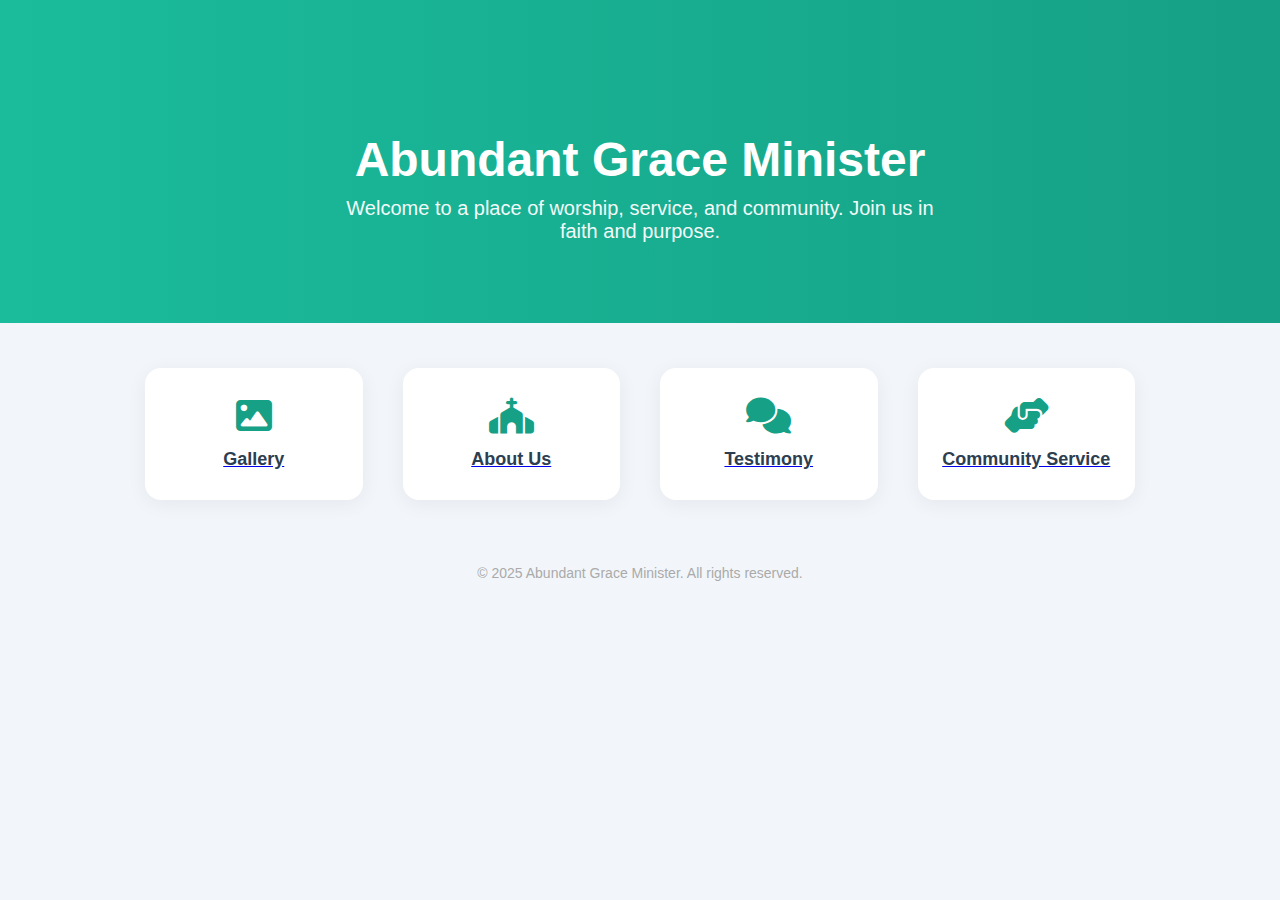
<file: index.html>
<!DOCTYPE html>
<html lang="en">
<head>
  <meta charset="UTF-8" />
  <meta name="viewport" content="width=device-width, initial-scale=1.0"/>
  <title>Abundant Grace Minister</title>
  <link rel="stylesheet" href="style.css" />
  <link rel="stylesheet" href="https://cdnjs.cloudflare.com/ajax/libs/font-awesome/6.5.0/css/all.min.css" />
  <style>
    body {
      margin: 0;
      font-family: 'Segoe UI', sans-serif;
      background: #f2f6fa;
    }

    .hero {
      background: linear-gradient(to right, #1abc9c, #16a085);
      color: white;
      padding: 100px 20px 80px;
      text-align: center;
    }

    .hero h1 {
      font-size: 48px;
      margin-bottom: 10px;
      font-weight: 800;
    }

    .hero p {
      font-size: 20px;
      opacity: 0.95;
      max-width: 600px;
      margin: 0 auto;
    }

    .tiles {
      max-width: 1000px;
      margin: 40px auto;
      display: grid;
      grid-template-columns: repeat(auto-fit, minmax(180px, 1fr));
      gap: 30px;
      padding: 0 20px;
      
    }

    .tile {
      background: white;
      border-radius: 16px;
      box-shadow: 0 4px 20px rgba(0,0,0,0.06);

      justify-content: center;
      padding: 30px 20px;
      transition: 0.3s ease;
      cursor: pointer;
      flex-grow: 1;
    }

    .tile:hover {
      transform: translateY(-5px);
      box-shadow: 0 6px 25px rgba(0,0,0,0.1);
    }

    .tile i {
      font-size: 36px;
      color: #16a085;
      margin-bottom: 15px;
    }

    .tile h3 {
      font-size: 18px;
      color: #2c3e50;
      margin: 0;
    }

    .footer {
      text-align: center;
      font-size: 14px;
      color: #aaa;
      padding: 20px;
      margin-top: 40px;
    }
  </style>
</head>
<body>

  <!-- <div id="navWrapper"></div> -->

  <section class="hero">
    <h1>Abundant Grace Minister</h1>
    <p>Welcome to a place of worship, service, and community. Join us in faith and purpose.</p>
  </section>

  <section class="tiles">
    <div class="tile"><a  href="gallery.html">
      <i class="fas fa-image"></i>
      <h3>Gallery</h3>
    </a></div>
    <div class="tile"><a  href="about.html">
      <i class="fas fa-church"></i>
      <h3>About Us</h3>
    </a></div>
    <div class="tile"><a  href="testimony.html">
      <i class="fas fa-comments"></i>
      <h3>Testimony</h3>
    </a></div>
    <div class="tile"><a  href="community.html">
      <i class="fas fa-hands-helping"></i>
      <h3>Community Service</h3>
    </a></div>
  </section>

  <div class="footer">
    &copy; 2025 Abundant Grace Minister. All rights reserved.
  </div>

  <script>
    // fetch("navbar.html")
    //   .then(res => res.text())
    //   .then(data => {
    //     document.getElementById("navWrapper").innerHTML = data;

    //     const topBar = document.getElementById("topBar");
    //     const progressBar = document.getElementById("progressBar");

    //     topBar.addEventListener("scroll", () => {
    //       const scrollLeft = topBar.scrollLeft;
    //       const maxScrollLeft = topBar.scrollWidth - topBar.clientWidth;
    //       const scrollPercent = (scrollLeft / maxScrollLeft) * 100;
    //       progressBar.style.width = scrollPercent + "%";
    //     });
    //   });
  </script>

</body>
</html>
</file>
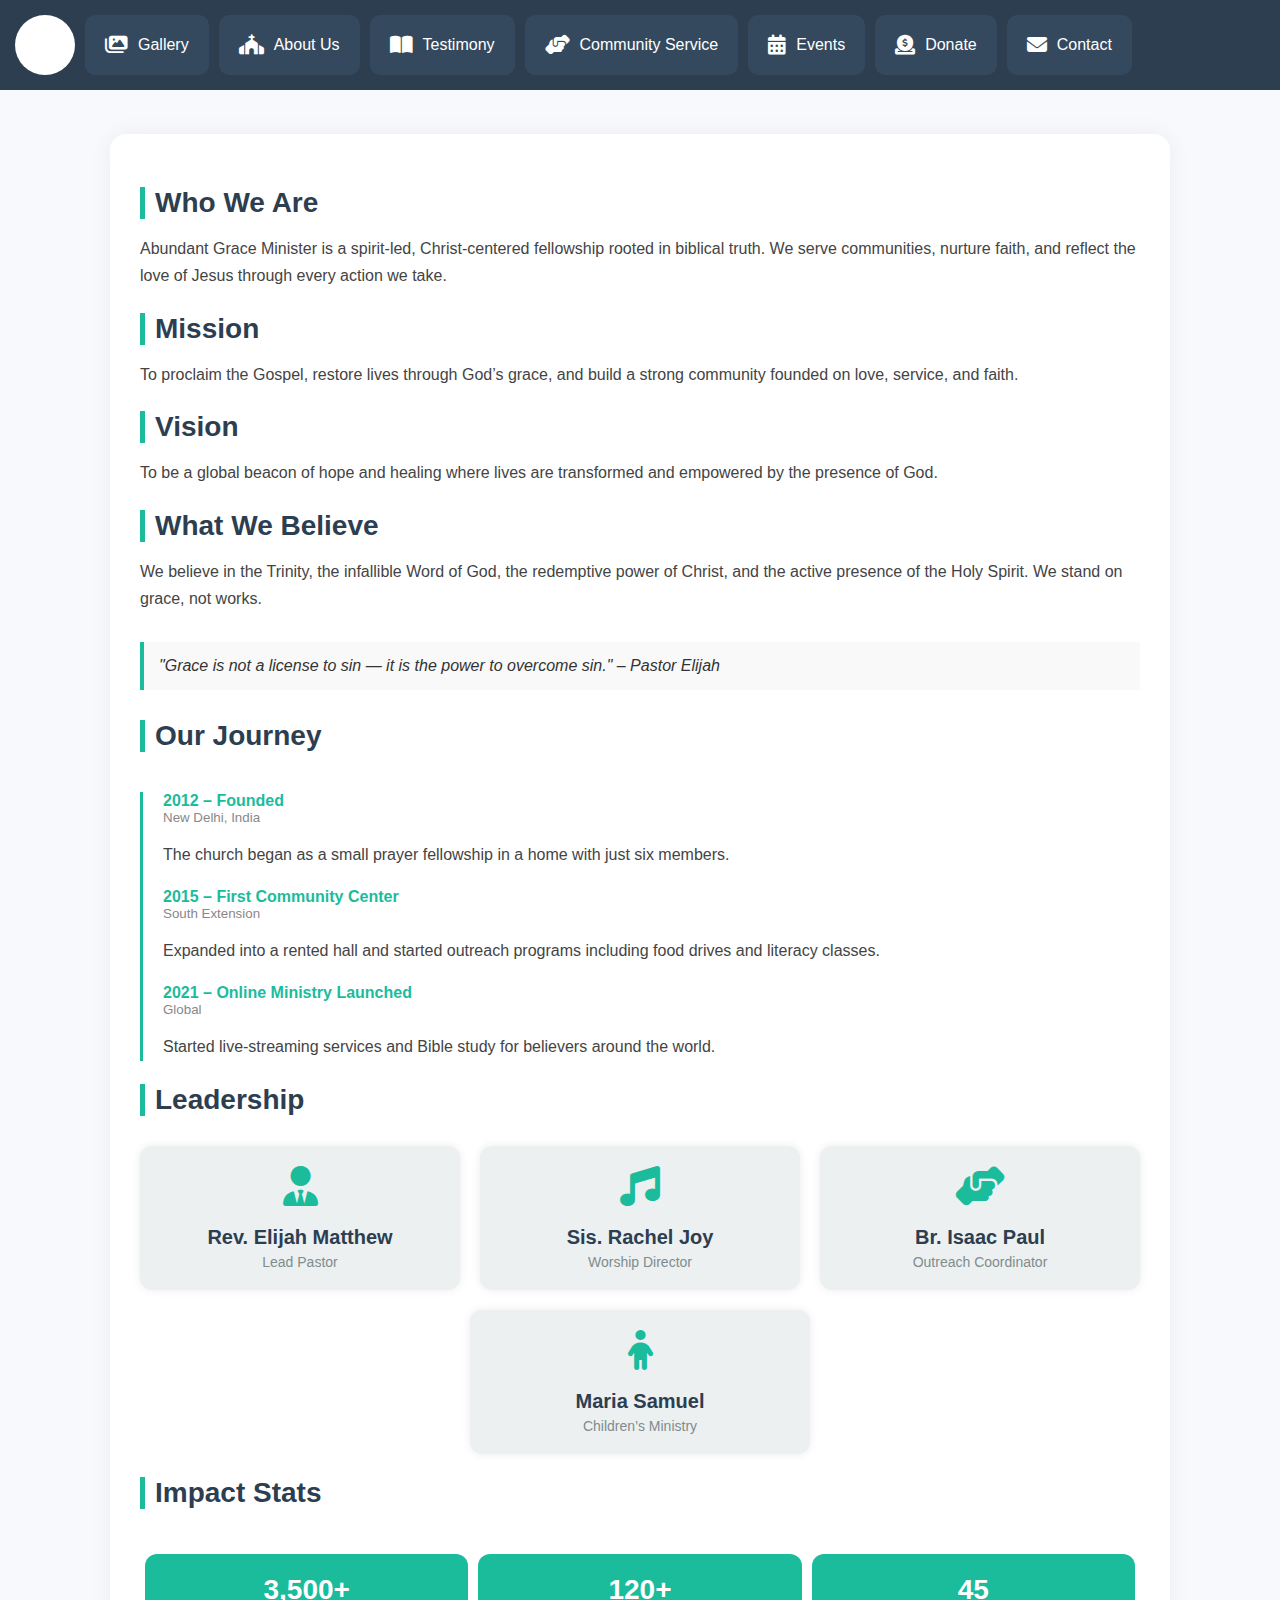
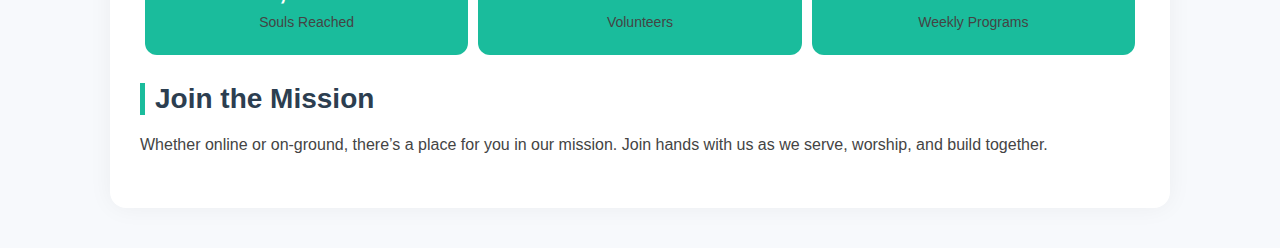
<file: about.html>
<!DOCTYPE html>
<html lang="en">
<head>
  <meta charset="UTF-8" />
  <meta name="viewport" content="width=device-width, initial-scale=1.0"/>
  <title>About Us | Abundant Grace Minister</title>
  <link rel="stylesheet" href="style.css" />
  <link rel="stylesheet" href="https://cdnjs.cloudflare.com/ajax/libs/font-awesome/6.5.0/css/all.min.css" />
  <style>
    body {
      background-color: #f7f9fc;
    }

    .about-section {
      max-width: 1000px;
      margin: 40px auto;
      padding: 30px;
      background: #fff;
      border-radius: 16px;
      box-shadow: 0 0 25px rgba(0, 0, 0, 0.05);
      animation: fadeIn 1s ease;
    }

    .about-section h2 {
      color: #2c3e50;
      font-size: 28px;
      margin-bottom: 10px;
      border-left: 5px solid #1abc9c;
      padding-left: 10px;
    }

    .about-section p {
      font-size: 16px;
      line-height: 1.7;
      color: #444;
      margin-bottom: 20px;
    }

    .team {
      display: flex;
      flex-wrap: wrap;
      gap: 20px;
      justify-content: center;
      margin-top: 30px;
    }

    .card {
      background: #ecf0f1;
      border-radius: 12px;
      padding: 20px;
      flex: 1 1 250px;
      max-width: 300px;
      box-shadow: 0 0 10px rgba(0, 0, 0, 0.08);
      text-align: center;
      transition: transform 0.3s ease;
    }

    .card:hover {
      transform: translateY(-5px);
    }

    .card i {
      font-size: 40px;
      color: #1abc9c;
      margin-bottom: 10px;
    }

    .card h3 {
      margin: 10px 0 5px;
      font-size: 20px;
      color: #2c3e50;
    }

    .card span {
      display: block;
      color: #7f8c8d;
      font-size: 14px;
    }

    .timeline {
      margin-top: 40px;
      border-left: 3px solid #1abc9c;
      padding-left: 20px;
    }

    .event {
      margin-bottom: 20px;
    }

    .event h4 {
      margin: 0;
      color: #1abc9c;
    }

    .event small {
      display: block;
      margin-bottom: 5px;
      color: #888;
    }

    .quote {
      font-style: italic;
      background: #f9f9f9;
      border-left: 4px solid #1abc9c;
      padding: 15px;
      margin: 30px 0;
      color: #333;
    }

    .stats {
      display: flex;
      justify-content: space-around;
      margin-top: 40px;
      text-align: center;
    }

    .stats .stat {
      background: #1abc9c;
      color: white;
      padding: 20px;
      border-radius: 12px;
      flex: 1;
      margin: 5px;
    }

    .stat h3 {
      font-size: 28px;
      margin: 0;
    }

    .stat p {
      margin: 5px 0 0;
      font-size: 14px;
    }

    @keyframes fadeIn {
      from { opacity: 0; transform: translateY(20px); }
      to { opacity: 1; transform: translateY(0); }
    }
  </style>
</head>
<body>

  <div id="navWrapper"></div>

  <div class="about-section">
    <h2>Who We Are</h2>
    <p>
      Abundant Grace Minister is a spirit-led, Christ-centered fellowship rooted in biblical truth. We serve communities, nurture faith, and reflect the love of Jesus through every action we take.
    </p>

    <h2>Mission</h2>
    <p>
      To proclaim the Gospel, restore lives through God’s grace, and build a strong community founded on love, service, and faith.
    </p>

    <h2>Vision</h2>
    <p>
      To be a global beacon of hope and healing where lives are transformed and empowered by the presence of God.
    </p>

    <h2>What We Believe</h2>
    <p>
      We believe in the Trinity, the infallible Word of God, the redemptive power of Christ, and the active presence of the Holy Spirit. We stand on grace, not works.
    </p>

    <div class="quote">"Grace is not a license to sin — it is the power to overcome sin." – Pastor Elijah</div>

    <h2>Our Journey</h2>
    <div class="timeline">
      <div class="event">
        <h4>2012 – Founded</h4>
        <small>New Delhi, India</small>
        <p>The church began as a small prayer fellowship in a home with just six members.</p>
      </div>
      <div class="event">
        <h4>2015 – First Community Center</h4>
        <small>South Extension</small>
        <p>Expanded into a rented hall and started outreach programs including food drives and literacy classes.</p>
      </div>
      <div class="event">
        <h4>2021 – Online Ministry Launched</h4>
        <small>Global</small>
        <p>Started live-streaming services and Bible study for believers around the world.</p>
      </div>
    </div>

    <h2>Leadership</h2>
    <div class="team">
      <div class="card">
        <i class="fas fa-user-tie"></i>
        <h3>Rev. Elijah Matthew</h3>
        <span>Lead Pastor</span>
      </div>
      <div class="card">
        <i class="fas fa-music"></i>
        <h3>Sis. Rachel Joy</h3>
        <span>Worship Director</span>
      </div>
      <div class="card">
        <i class="fas fa-hands-helping"></i>
        <h3>Br. Isaac Paul</h3>
        <span>Outreach Coordinator</span>
      </div>
      <div class="card">
        <i class="fas fa-child"></i>
        <h3>Maria Samuel</h3>
        <span>Children’s Ministry</span>
      </div>
    </div>

    <h2>Impact Stats</h2>
    <div class="stats">
      <div class="stat">
        <h3>3,500+</h3>
        <p>Souls Reached</p>
      </div>
      <div class="stat">
        <h3>120+</h3>
        <p>Volunteers</p>
      </div>
      <div class="stat">
        <h3>45</h3>
        <p>Weekly Programs</p>
      </div>
    </div>

    <h2>Join the Mission</h2>
    <p>
      Whether online or on-ground, there’s a place for you in our mission. Join hands with us as we serve, worship, and build together.
    </p>
  </div>

  <script>
    fetch("navbar.html")
      .then(res => res.text())
      .then(data => {
        document.getElementById("navWrapper").innerHTML = data;

        const topBar = document.getElementById("topBar");
        const progressBar = document.getElementById("progressBar");

        topBar.addEventListener("scroll", () => {
          const scrollLeft = topBar.scrollLeft;
          const maxScrollLeft = topBar.scrollWidth - topBar.clientWidth;
          const scrollPercent = (scrollLeft / maxScrollLeft) * 100;
          progressBar.style.width = scrollPercent + "%";
        });
      });
  </script>

</body>
</html>
</file>
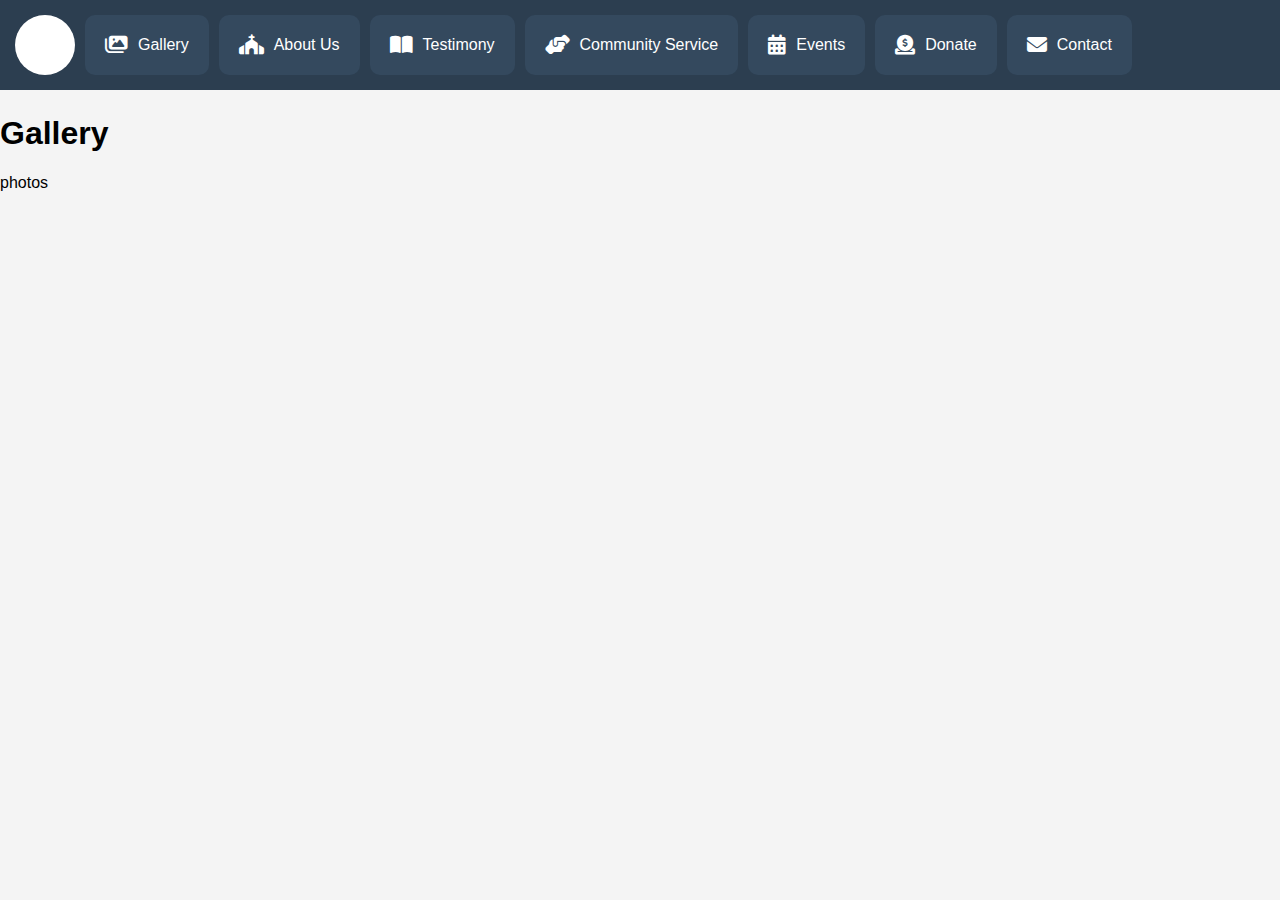
<file: gallery.html>
<!DOCTYPE html>
<html lang="en">
<head>
  <meta charset="UTF-8" />
  <meta name="viewport" content="width=device-width, initial-scale=1.0"/>
  <title>Abundant Grace Minister</title>
  <link rel="stylesheet" href="style.css" />
  <link rel="stylesheet" href="https://cdnjs.cloudflare.com/ajax/libs/font-awesome/6.5.0/css/all.min.css" />
</head>
<body>

  <div id="navWrapper"></div>

  <div class="content">
    <h1>Gallery</h1>
    <p>photos</p>
  </div>

  <script>
    fetch("navbar.html")
      .then(res => res.text())
      .then(data => {
        document.getElementById("navWrapper").innerHTML = data;

        const topBar = document.getElementById("topBar");
        const progressBar = document.getElementById("progressBar");

        topBar.addEventListener("scroll", () => {
          const scrollLeft = topBar.scrollLeft;
          const maxScrollLeft = topBar.scrollWidth - topBar.clientWidth;
          const scrollPercent = (scrollLeft / maxScrollLeft) * 100;
          progressBar.style.width = scrollPercent + "%";
        });
      });
  </script>

</body>
</html>
</file>
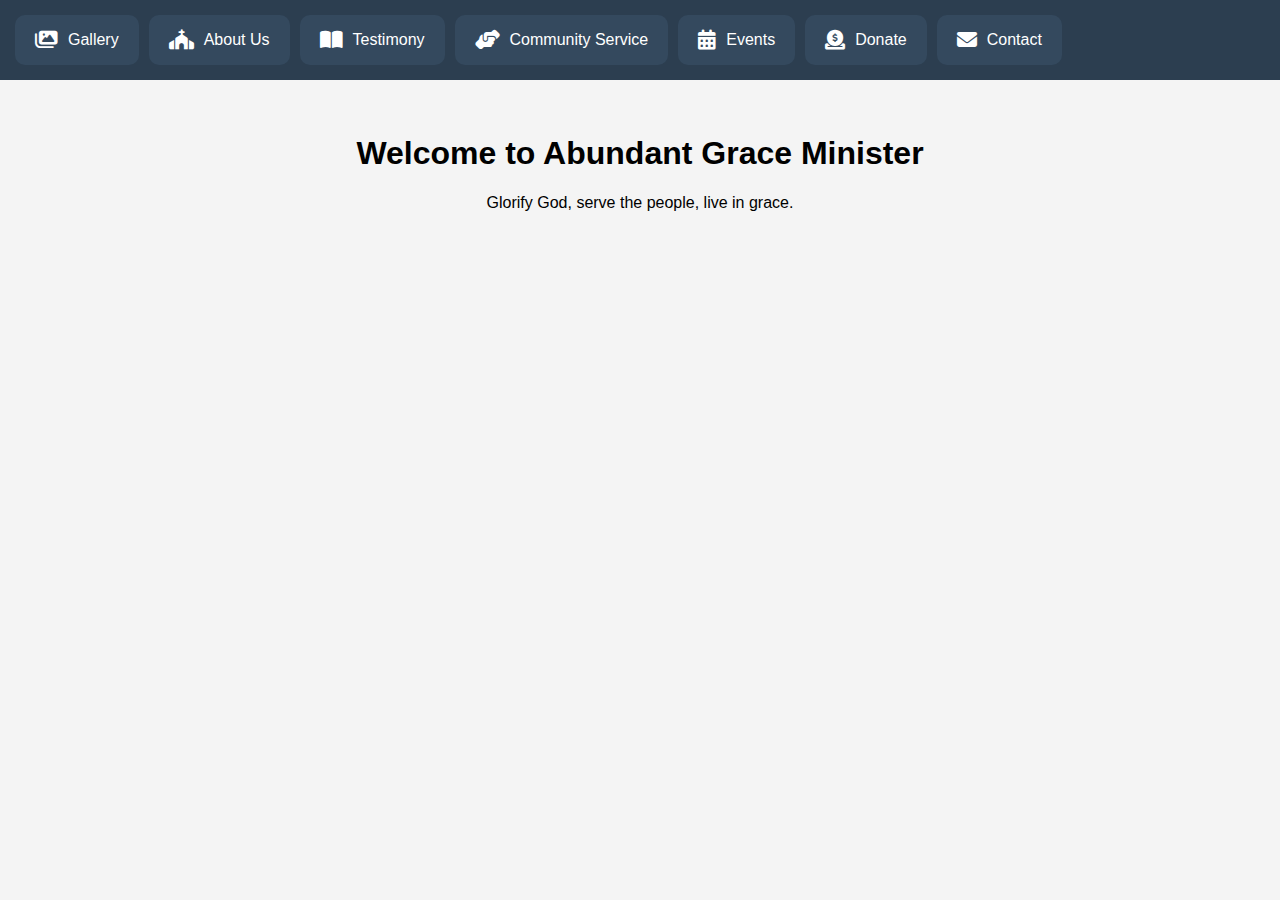
<file: test1.html>
<!DOCTYPE html>
<html lang="en">
<head>
  <meta charset="UTF-8" />
  <meta name="viewport" content="width=device-width, initial-scale=1.0"/>
  <title>Abundant Grace Minister</title>
  <link rel="stylesheet" href="https://cdnjs.cloudflare.com/ajax/libs/font-awesome/6.5.0/css/all.min.css"/>
  <style>
    body {
      margin: 0;
      font-family: Arial, sans-serif;
      background: #f4f4f4;
    }

    .scroll-wrapper {
      position: relative;
    }

    .top-bar {
      display: flex;
      overflow-x: auto;
      white-space: nowrap;
      background-color: #2c3e50;
      padding: 10px;
      scrollbar-width: none;
    }

    .top-bar::-webkit-scrollbar {
      display: none;
    }

    .tile {
      background-color: #34495e;
      color: white;
      margin: 5px;
      padding: 15px 20px;
      border-radius: 10px;
      text-align: center;
      text-decoration: none;
      display: inline-flex;
      align-items: center;
      gap: 10px;
      white-space: nowrap;
      flex-shrink: 0;
      transition: 0.3s;
    }

    .tile:hover {
      background-color: #1abc9c;
    }

    .tile i {
      font-size: 20px;
    }

    .scroll-progress {
      height: 4px;
      background-color: #1abc9c;
      width: 0%;
      transition: width 0.1s linear;
    }

    .content {
      padding: 30px;
      text-align: center;
    }
  </style>
</head>
<body>

  <div class="scroll-wrapper">
    <div id="topBar" class="top-bar">
      <a href="gallery.html" class="tile"><i class="fas fa-images"></i> Gallery</a>
      <a href="about.html" class="tile"><i class="fas fa-church"></i> About Us</a>
      <a href="testimony.html" class="tile"><i class="fas fa-book-open"></i> Testimony</a>
      <a href="community.html" class="tile"><i class="fas fa-hands-helping"></i> Community Service</a>
      <a href="events.html" class="tile"><i class="fas fa-calendar-alt"></i> Events</a>
      <a href="donate.html" class="tile"><i class="fas fa-donate"></i> Donate</a>
      <a href="contact.html" class="tile"><i class="fas fa-envelope"></i> Contact</a>
    </div>
    <div id="progressBar" class="scroll-progress"></div>
  </div>

  <div class="content">
    <h1>Welcome to Abundant Grace Minister</h1>
    <p>Glorify God, serve the people, live in grace.</p>
  </div>

  <script>
    const topBar = document.getElementById("topBar");
    const progressBar = document.getElementById("progressBar");

    topBar.addEventListener("scroll", () => {
      const scrollLeft = topBar.scrollLeft;
      const maxScrollLeft = topBar.scrollWidth - topBar.clientWidth;
      const scrollPercent = (scrollLeft / maxScrollLeft) * 100;
      progressBar.style.width = scrollPercent + "%";
    });
  </script>

</body>
</html>
</file>
<file: style.css>
body {
  margin: 0;
  font-family: Arial, sans-serif;
  background: #f4f4f4;
}

.icon{
  height: 10;
  width: 10;
  background-color: white;
  color: #34495e;
  margin: 5px;
  padding: 5px 5px;
  border-radius: 50px;
  text-align: center;
  text-decoration: none;
  display: inline-flex;
  align-items: center;
  gap: 10px;
  white-space: nowrap;
  flex-shrink: 0;
  transition: 0.3s;
}
.scroll-wrapper {
  position: relative;
}

.top-bar {
  display: flex;
  overflow-x: auto;
  white-space: nowrap;
  background-color: #2c3e50;
  padding: 10px;
  scrollbar-width: none;
}

.top-bar::-webkit-scrollbar {
  display: none;
}

.tile {
  background-color: #34495e;
  color: white;
  margin: 5px;
  padding: 15px 20px;
  border-radius: 10px;
  text-align: center;
  text-decoration: none;
  display: inline-flex;
  align-items: center;
  gap: 10px;
  white-space: nowrap;
  flex-shrink: 0;
  transition: 0.3s;
}

.tile:hover {
  background-color: #1abc9c;
}

.tile i {
  font-size: 20px;
}

.scroll-progress {
  height: 4px;
  background-color: #1abc9c;
  width: 0%;
  transition: width 0.1s linear;
}
</file>
